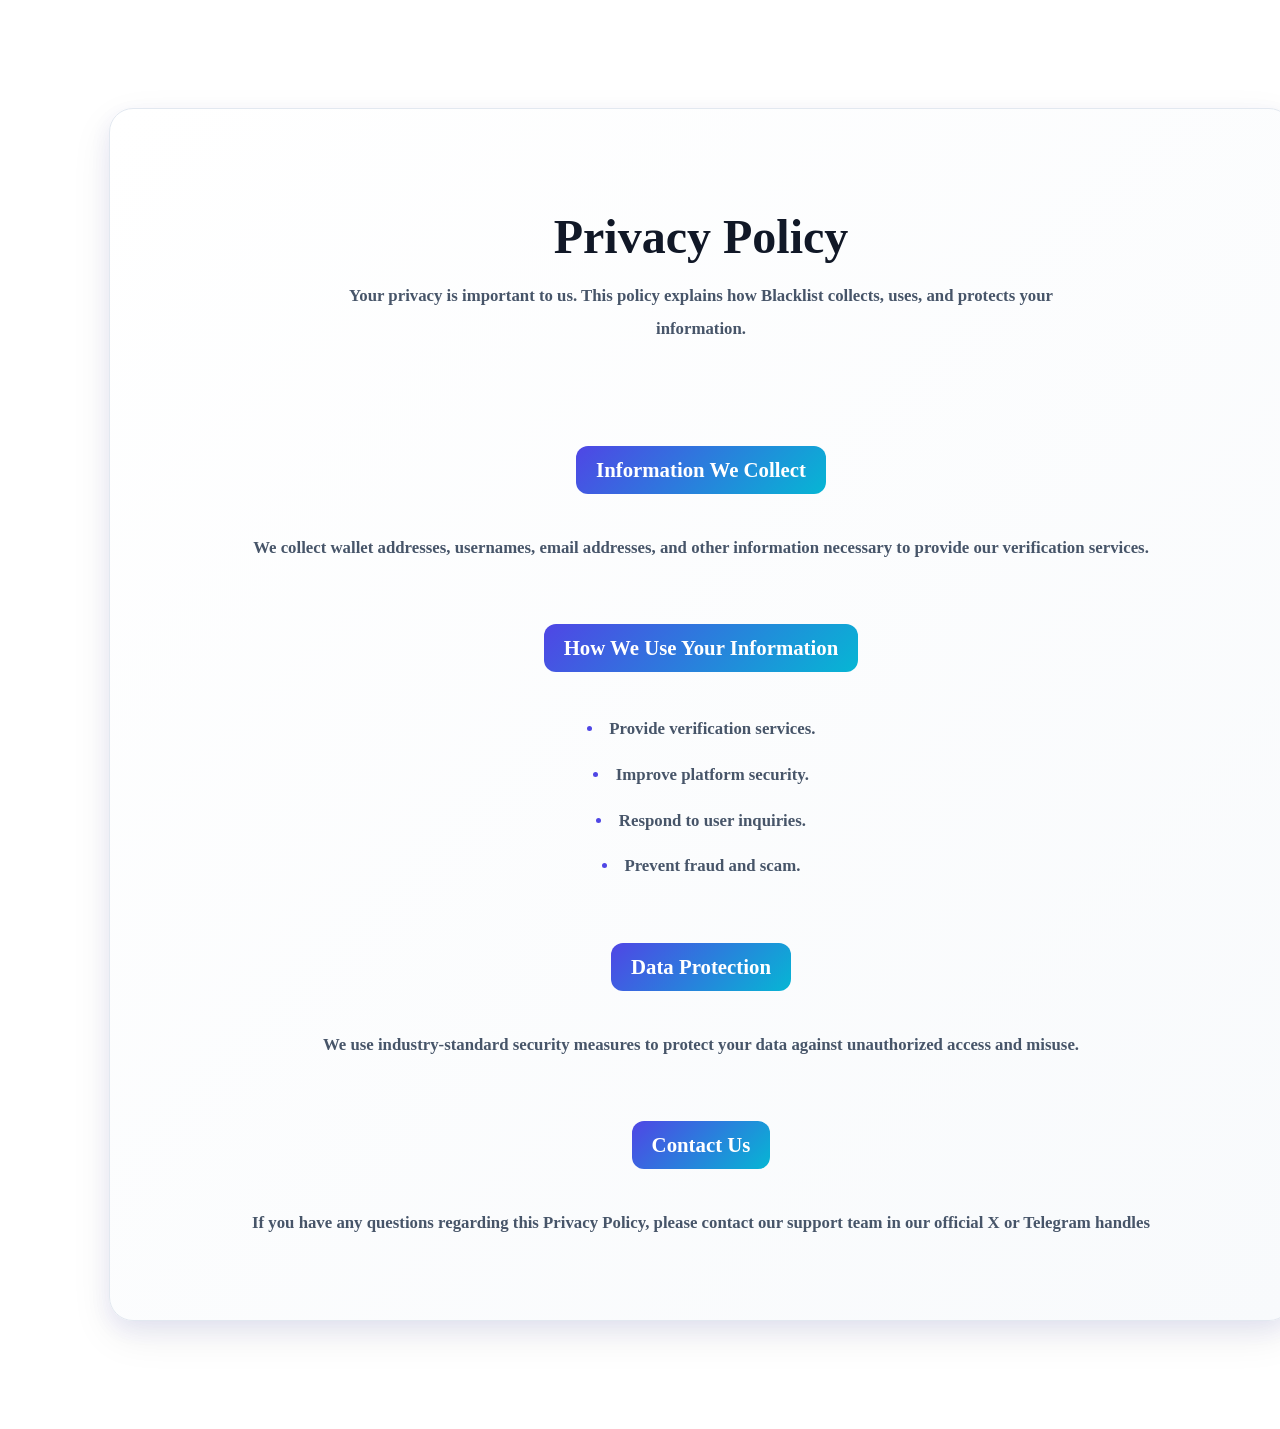
<file: privacy.html>
<style>

.privacy{
    background:#ffffff;
    padding:100px 8%;
}

.privacy-container{
    width:100%;
    max-width:1400px;
    margin:auto;
}

.privacy-title{
    text-align:center;
    margin-bottom:60px;
}

.privacy-title h2{
    font-size:3rem;
    font-weight:800;
    color:#111827;
    margin-bottom:15px;
}

.privacy-title p{
    max-width:750px;
    margin:auto;
    color:#4B5563;
    font-size:1.1rem;
    line-height:1.8;
    font-weight:600;
}

.privacy-card{
    width:100%;
    background:linear-gradient(135deg,#ffffff,#F8FAFC);
    border:1px solid #E2E8F0;
    border-radius:24px;
    padding:60px;
    text-align:center; /* Center all text */
    box-shadow:
        0 15px 40px rgba(15,23,42,.08),
        0 8px 20px rgba(79,70,229,.08);
    transition:all .4s ease;
}

.privacy-card:hover{
    transform:translateY(-8px);
    box-shadow:
        0 25px 60px rgba(79,70,229,.15),
        0 12px 30px rgba(6,182,212,.12);
}

.privacy-card h3{
    display:inline-block;
    background:linear-gradient(135deg,#4F46E5,#06B6D4);
    color:#fff;
    padding:12px 20px;
    border-radius:12px;
    font-size:1.3rem;
    font-weight:700;
    margin:40px 0 20px;
}

.privacy-card h3:first-child{
    margin-top:0;
}

.privacy-card p{
    color:#475569;
    font-size:1.05rem;
    line-height:2;
    font-weight:600;
    margin-bottom:20px;
}

.privacy-card ul{
    list-style-position:inside;
    padding:0;
    margin:20px 0;
}

.privacy-card ul li{
    color:#475569;
    font-size:1.05rem;
    line-height:2;
    font-weight:600;
    margin-bottom:12px;
}

.privacy-card li::marker{
    color:#4F46E5;
}

.privacy-card a{
    color:#4F46E5;
    text-decoration:none;
    font-weight:700;
    transition:.3s;
}

.privacy-card a:hover{
    color:#06B6D4;
}

.privacy *{
    font-weight:600;
}

.privacy-title h2,
.privacy-card h3{
    font-weight:800;
}

@media (max-width:992px){

    .privacy{
        padding:80px 6%;
    }

    .privacy-title h2{
        font-size:2.5rem;
    }

    .privacy-card{
        padding:45px;
    }

}

@media (max-width:768px){

    .privacy{
        padding:70px 20px;
    }

    .privacy-title h2{
        font-size:2rem;
    }

    .privacy-title p{
        font-size:1rem;
    }

    .privacy-card{
        padding:30px 25px;
        border-radius:18px;
    }

    .privacy-card h3{
        font-size:1.15rem;
        padding:10px 16px;
    }

    .privacy-card p,
    .privacy-card li{
        font-size:1rem;
        line-height:1.8;
    }

}

</style>

<!DOCTYPE html>
<html lang="en">
<head>
    <meta charset="UTF-8">
    <meta name="viewport" content="width=device-width, initial-scale=1.0">
    <title>Privacy Policy | Blacklist</title>

    
</head>

<body>

<header class="page-header">
    <div class="container">

    </div>
</header>

<section class="privacy" id="privacy">

    <div class="privacy-container">

        

        <div class="privacy-card">

            <div class="privacy-title">
            <h2>Privacy Policy</h2>
            <p>
                Your privacy is important to us. This policy explains how Blacklist
                collects, uses, and protects your information.
            </p>
        </div>

            <h3>Information We Collect</h3>
            <p>
                We collect wallet addresses, usernames, email addresses,
                and other information necessary to provide our verification
                services.
            </p>


            <h3>How We Use Your Information</h3>
            <ul>
                <li>Provide verification services.</li>
                <li>Improve platform security.</li>
                <li>Respond to user inquiries.</li>
                <li>Prevent fraud and scam.</li>
            </ul>


            <h3>Data Protection</h3>
            <p>
                We use industry-standard security measures to protect your data
                against unauthorized access and misuse.
            </p>

        
            <h3>Contact Us</h3>
            <p>
                If you have any questions regarding this Privacy Policy,
                please contact our support team in our official X or Telegram handles
            </p>

        </div>

    </div>

</section>

</body>
</html>
</file>
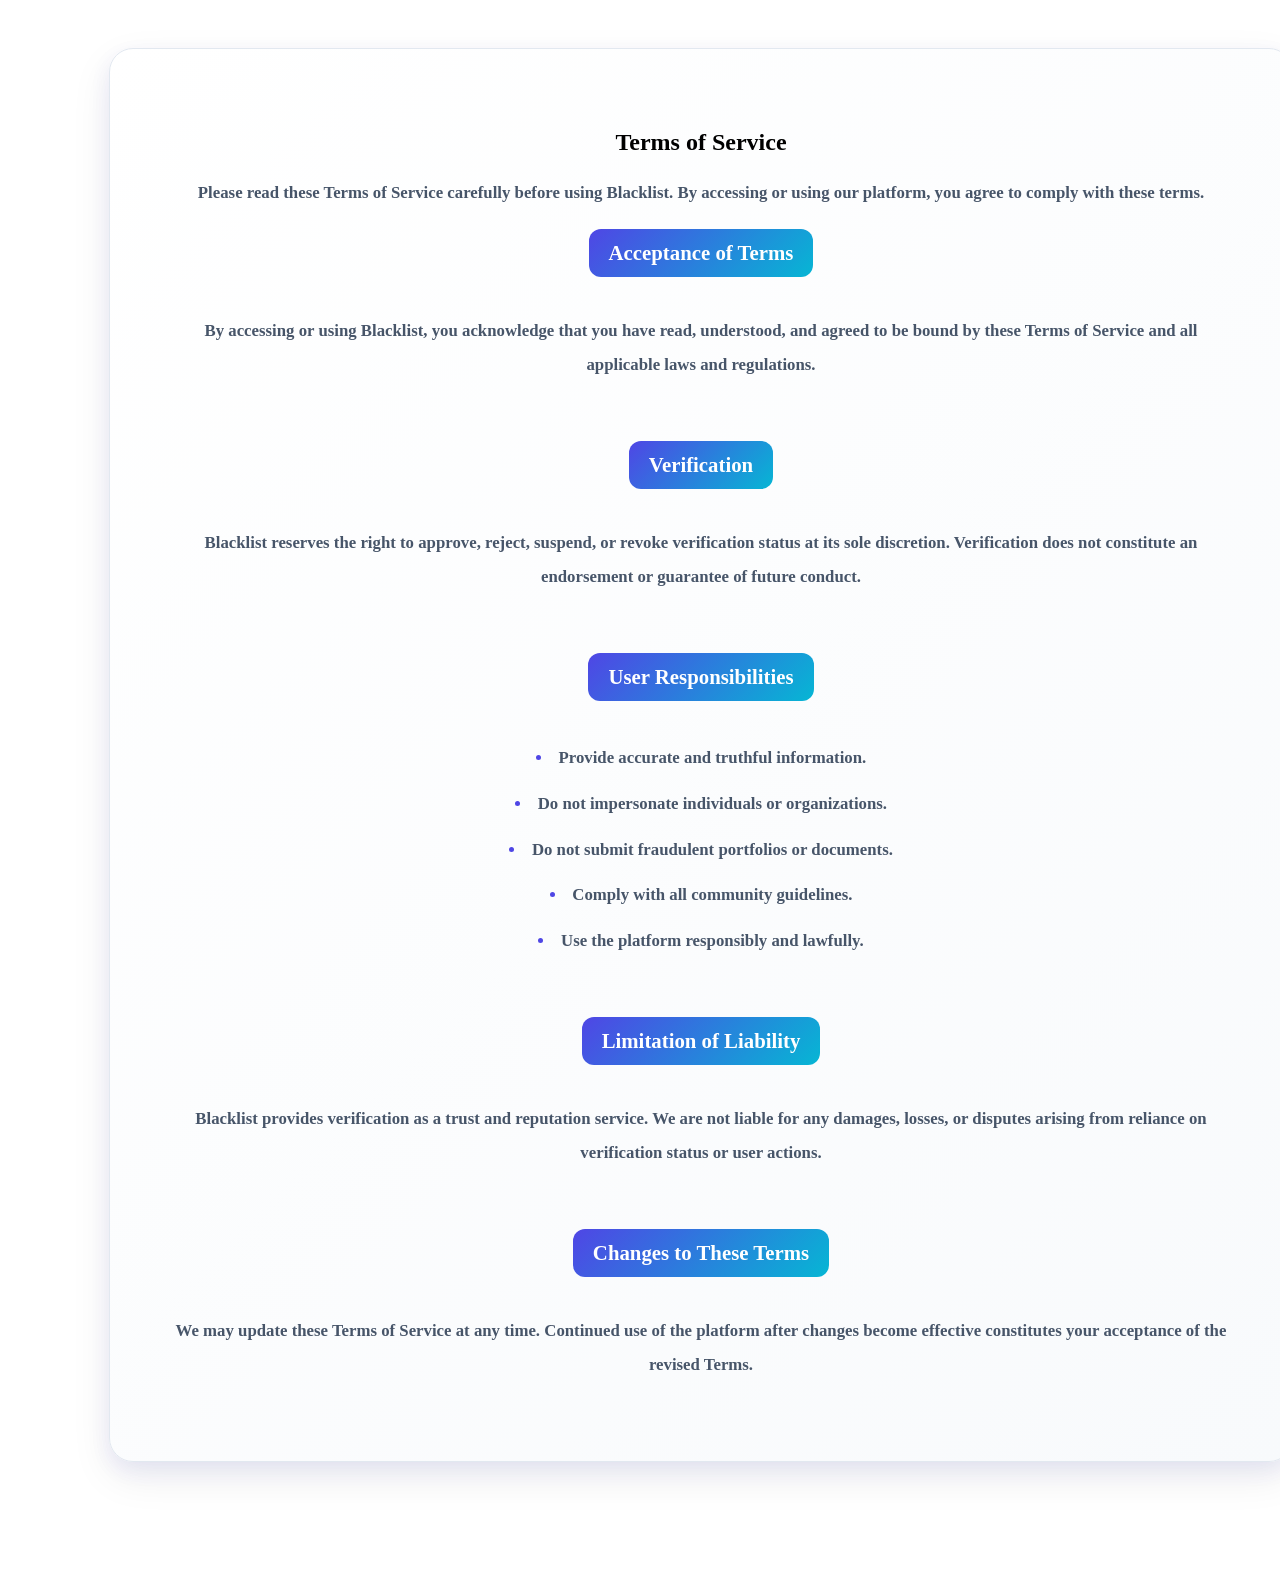
<file: terms.html>
<style>

.page-header{
    background:#ffffff;
    padding:80px 8% 40px;
    text-align:center;
}

.page-header h1{
    font-size:3rem;
    font-weight:800;
    color:#111827;
}

.legal-page{
    background:#ffffff;
    padding:40px 8% 100px;
}

.legal-page .container{
    width:100%;
    max-width:1400px;
    margin:auto;
    background:linear-gradient(135deg,#ffffff,#F8FAFC);
    border:1px solid #E2E8F0;
    border-radius:24px;
    padding:60px;
    text-align:center; /* Centers all text */
    box-shadow:
        0 15px 40px rgba(15,23,42,.08),
        0 8px 20px rgba(79,70,229,.08);
    transition:.4s;
}

.legal-page .container:hover{
    transform:translateY(-8px);
    box-shadow:
        0 25px 60px rgba(79,70,229,.15),
        0 12px 30px rgba(6,182,212,.12);
}

.legal-page p:first-child{
    display:inline-block;
    background:#EEF2FF;
    color:#4F46E5;
    padding:10px 18px;
    border-radius:10px;
    font-weight:700;
    margin-bottom:35px;
}

.legal-page h2{
    display:inline-block;
    background:linear-gradient(135deg,#4F46E5,#06B6D4);
    color:#fff;
    padding:12px 20px;
    border-radius:12px;
    font-size:1.3rem;
    font-weight:800;
    margin:40px 0 20px;
}

.legal-page h2:first-of-type{
    margin-top:0;
}

.legal-page p{
    color:#475569;
    font-size:1.05rem;
    line-height:2;
    font-weight:600;
    margin-bottom:20px;
}

.legal-page ul{
    list-style-position:inside;
    padding:0;
    margin:20px 0;
}

.legal-page ul li{
    color:#475569;
    font-size:1.05rem;
    line-height:2;
    font-weight:600;
    margin-bottom:12px;
}

.legal-page li::marker{
    color:#4F46E5;
}

.legal-page a{
    color:#4F46E5;
    text-decoration:none;
    font-weight:700;
}

.legal-page a:hover{
    color:#06B6D4;
}

@media (max-width:768px){

    .page-header h1{
        font-size:2.2rem;
    }

    .legal-page{
        padding:30px 20px 70px;
    }

    .legal-page .container{
        padding:30px 25px;
        border-radius:18px;
    }

    .legal-page h2{
        font-size:1.15rem;
    }

    .legal-page p,
    .legal-page li{
        font-size:1rem;
        line-height:1.8;
    }

}

</style>



<!DOCTYPE html>
<html lang="en">
<head>
    <meta charset="UTF-8">
    <meta name="viewport" content="width=device-width, initial-scale=1.0">
    <title>Terms of Service | Blacklist</title>


</head>

<body>

<section class="legal-page">

    <div class="container">

        <div class="legal-title">
            <h1>Terms of Service</h1>
            <p>
                Please read these Terms of Service carefully before using
                Blacklist. By accessing or using our platform, you agree to
                comply with these terms.
            </p>
        </div>

        <div class="legal-card">

            <h2>Acceptance of Terms</h2>

            <p>
                By accessing or using Blacklist, you acknowledge that you have
                read, understood, and agreed to be bound by these Terms of
                Service and all applicable laws and regulations.
            </p>

            <h2>Verification</h2>

            <p>
                Blacklist reserves the right to approve, reject, suspend,
                or revoke verification status at its sole discretion.
                Verification does not constitute an endorsement or guarantee
                of future conduct.
            </p>

            <h2>User Responsibilities</h2>

            <ul>
                <li>Provide accurate and truthful information.</li>
                <li>Do not impersonate individuals or organizations.</li>
                <li>Do not submit fraudulent portfolios or documents.</li>
                <li>Comply with all community guidelines.</li>
                <li>Use the platform responsibly and lawfully.</li>
            </ul>

            <h2>Limitation of Liability</h2>

            <p>
                Blacklist provides verification as a trust and reputation
                service. We are not liable for any damages, losses, or disputes
                arising from reliance on verification status or user actions.
            </p>

            <h2>Changes to These Terms</h2>

            <p>
                We may update these Terms of Service at any time. Continued use
                of the platform after changes become effective constitutes your
                acceptance of the revised Terms.
            </p>

        </div>

    </div>

</section>

</body>
</html>
</file>
